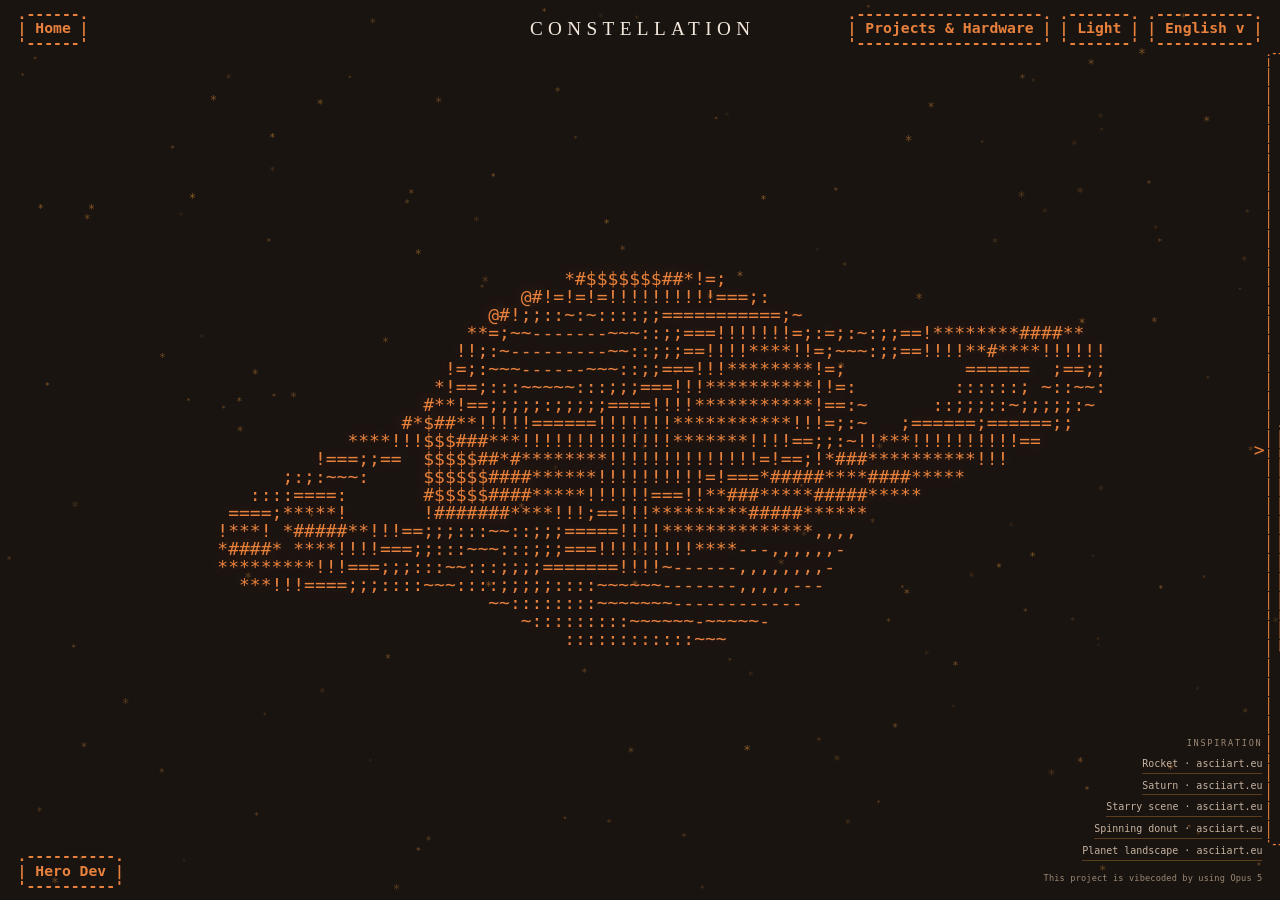
<file: index.html>
<!DOCTYPE html>
<html lang="en" data-theme="dark">
<head>
<meta charset="utf-8">
<meta name="viewport" content="width=device-width, initial-scale=1">
<title>Hero Dev — Constellation</title>
<meta name="description" content="A map of everything Hero Dev is building.">
<meta name="theme-color" content="#1A1411">
<meta name="robots" content="noindex, nofollow">
<link rel="icon" href="data:image/svg+xml,<svg xmlns='http://www.w3.org/2000/svg' viewBox='0 0 32 32'><rect width='32' height='32' rx='9' fill='%2343301F'/><path d='M10 9v14M22 9v14M10 16h12' stroke='%23F6A03D' stroke-width='3.4' stroke-linecap='round'/></svg>">
<link rel="stylesheet" href="assets/css/styles.css?v=202610221600">
</head>
<!-- The airlock is the face the page opens on, so the markup says so: without
     it the first paint is the map, and the switch to the airlock then plays as a
     slide the moment the script runs. `boot` holds the crossing animation off
     until the first frame has been painted. -->
<body class="on-saturn boot">

<!-- Two faces of one page: the airlock, where the planet turns, and the map of
     everything. The frame around them is shared - the switch between the faces,
     the signature, the language and the theme - so crossing over swaps the
     middle and leaves the edges where they were. -->
<!-- The sky is the page's own ground, not the airlock's: it lies behind both
     faces and stays where it is while they cross over it. -->
<div class="gate-stars" id="gateStars" aria-hidden="true"></div>

<div class="gate" id="gate">
  <pre class="gate-saturn" id="saturn" aria-hidden="true"></pre>
  <!-- Credits for the ASCII the airlock is drawn from. Inside the airlock, so
       they cross with it instead of blinking on and off at either end. -->
  <div class="gate-insp">
    <span class="gate-insp-label" data-i18n="inspiration"></span>
    <a href="https://www.asciiart.eu/art/9b7a16c065fdb471" target="_blank" rel="noopener">Rocket &middot; asciiart.eu</a>
    <a href="https://www.asciiart.eu/art/3d2c57ac05fc41f1" target="_blank" rel="noopener">Saturn &middot; asciiart.eu</a>
    <a href="https://www.asciiart.eu/art/1334a22eb3c2f5d9" target="_blank" rel="noopener">Starry scene &middot; asciiart.eu</a>
    <a href="https://www.asciiart.eu/animations/ascii-spinning-donut" target="_blank" rel="noopener">Spinning donut &middot; asciiart.eu</a>
    <a href="https://www.asciiart.eu/art/1cc11043b809bcf7" target="_blank" rel="noopener">Planet landscape &middot; asciiart.eu</a>
    <p class="gate-insp-note" data-i18n="vibecoded"></p>
  </div>
</div>

<header class="topbar">
  <!-- Every way across the page stands together up here. On a phone that is three
       of them: the machines are a page of their own down there, so the projects
       take a pill of their own beside it. Both are off on a wide screen - there
       the one Projects & Hardware pill on the right does the work. -->
  <nav class="topbar-left">
    <button class="pill" id="viewBtn" type="button" aria-pressed="false" data-i18n="home" data-box></button>
    <button class="pill" id="projBtn" type="button" data-i18n="projects" data-box></button>
    <button class="pill" id="hwBtn" type="button" aria-expanded="false" aria-controls="devices"
            data-i18n="hardware" data-box></button>
  </nav>
  <!-- The site's name, tracked wide like the label on an astronomical plate and
       centred over the whole bar. The map has its own Constellation on the outer
       ring, so this shows with the airlock. -->
  <div class="gate-top" lang="en">Constellation</div>
  <!-- The language holds the right-hand corner and the theme stands one in from
       it: the menu hangs off the corner it is hinged on, so the box it drops from
       is the one at the end of the row. -->
  <div class="topbar-right">
    <button class="pill" id="devBtn" type="button" aria-expanded="false" aria-controls="devices"
            data-i18n="projectsHardware" data-box></button>
    <button class="pill theme-btn" type="button" data-theme-toggle
            aria-label="Switch between light and dark" data-box></button>
    <div class="lang-pick" data-site-lang>
      <button class="pill lang-btn" type="button" aria-haspopup="listbox" aria-expanded="false" data-box></button>
      <ul class="lang-menu" role="listbox" hidden>
        <li role="option" data-lang="en" tabindex="-1">English</li>
        <li role="option" data-lang="tr" tabindex="-1">T&uuml;rk&ccedil;e</li>
        <li role="option" data-lang="pl" tabindex="-1">Polski</li>
        <li role="option" data-lang="de" tabindex="-1">Deutsch</li>
      </ul>
    </div>
  </div>
</header>

<main class="wrap" id="constellation">
  <!-- The stage takes whatever height is left over, and the map fits itself into
       it - that is what keeps the page off the scrollbar on any screen. Both the
       map and the list below are built from the same data in app.js, so there is
       one place to add a repository. -->
  <div class="stage">
    <div class="map" id="map">
      <pre class="map-lines" id="mapLines" aria-hidden="true"></pre>
      <pre class="map-lines map-groups" id="mapGroups" aria-hidden="true"></pre>
      <div class="map-nodes" id="mapNodes"></div>
    </div>

    <!-- Narrow screens: the same tree, stacked. Scrolls inside the stage rather
         than taking the whole page with it. -->
    <div class="list" id="list"></div>

    <!-- The machines and how they reach each other, right-hand column. -->
    <aside class="devices" id="devices" hidden aria-label="Hardware"></aside>
  </div>

</main>

<!-- The side of the screen is the way across. The arrow is what says so: it
     stands on the edge you can press, between the switch above it and the
     credits below, and only the one pointing somewhere is up. -->
<button class="edge edge-right" id="edgeRight" type="button" data-i18n-label="projectsHardware">&gt;</button>
<button class="edge edge-left" id="edgeLeft" type="button" data-i18n-label="home">&lt;</button>

<!-- The signature holds the bottom-left of both faces, and it is the way to the
     owner's own page - the same address the hub in the middle of the map opens. -->
<div class="signature">
  <h1 class="gate-mark"><a href="https://github.com/hero-999-dev" target="_blank"
     rel="noopener" data-box="Hero Dev"></a></h1>
</div>

<!-- The CV holds the bottom-right corner of the projects' face, the way the
     signature holds the bottom-left: it opens the CVs in a viewer of their own. -->
<div class="cv-corner">
  <button class="pill" id="cvBtn" type="button" data-box="CV" aria-label="CV"></button>
</div>

<script src="assets/js/details.js?v=202610221600"></script>
<script src="assets/js/app.js?v=202610221600"></script>
</body>
</html>
</file>
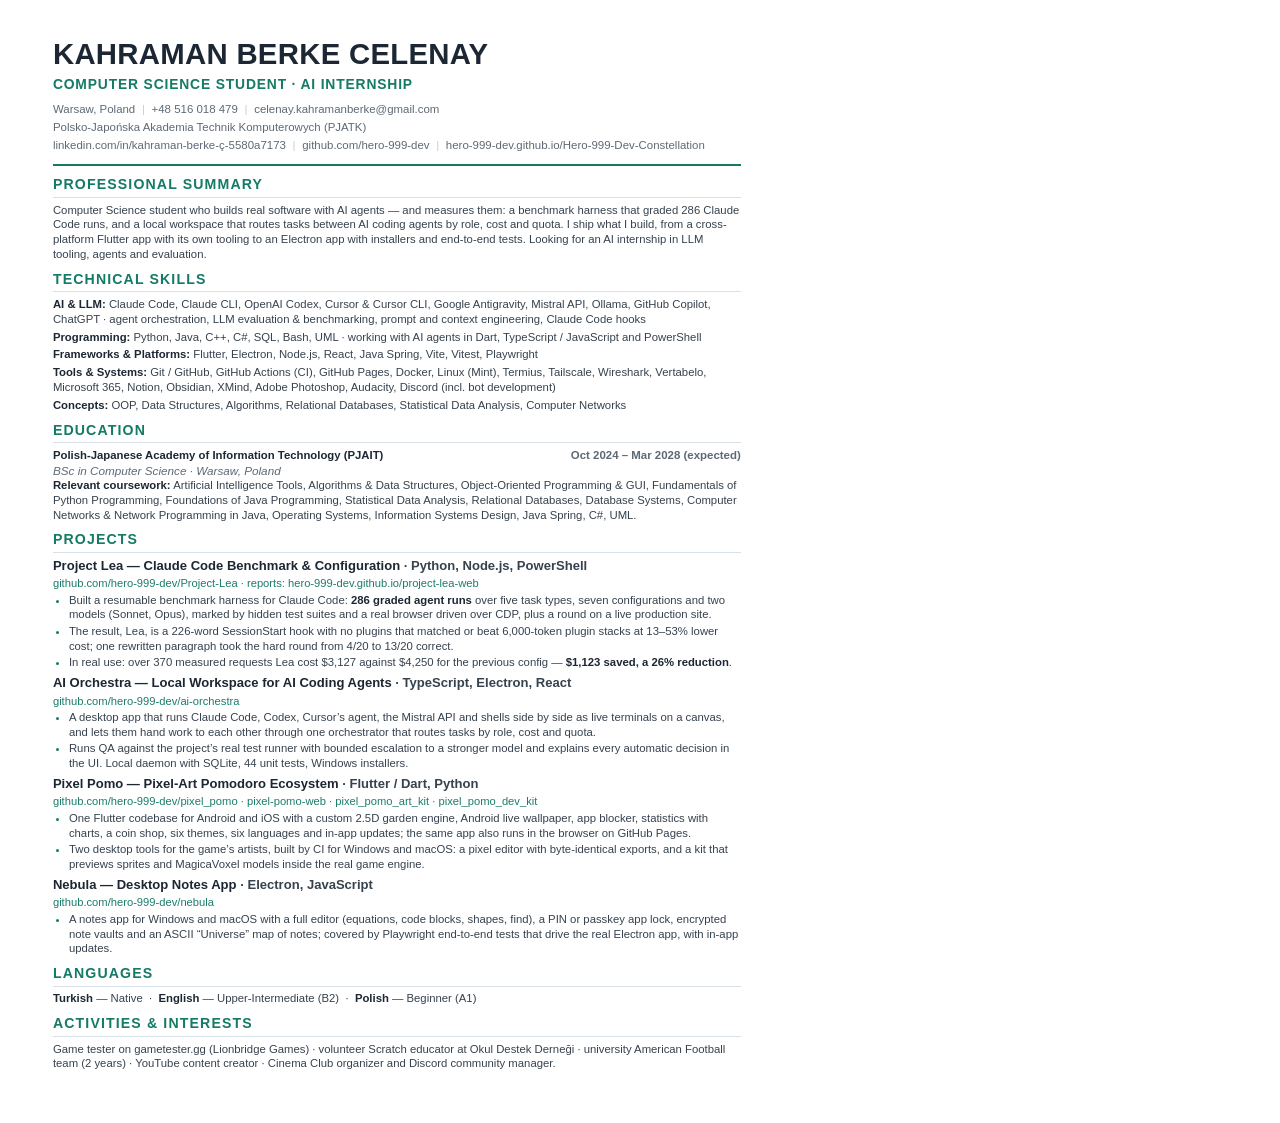
<file: assets/cv/source/Celenay_CV_AI_Internship.html>
<!DOCTYPE html>
<html lang="en">
<head>
<meta charset="utf-8">
<title>Kahraman Berke Celenay — CV (AI Internship)</title>
<style>
  @page { size: A4; margin: 0; }
  * { box-sizing: border-box; }
  body {
    margin: 0; font-family: "Liberation Sans", Arial, Helvetica, sans-serif;
    color: #36424e; font-size: 8.5pt; line-height: 1.3;
    -webkit-print-color-adjust: exact; print-color-adjust: exact;
  }
  .page { width: 210mm; height: 297mm; overflow: hidden; padding: 10mm 14mm 13mm; }
  h1 { margin: 0; font-size: 22pt; letter-spacing: .01em; color: #1c2733; font-weight: 700; line-height: 1.1; }
  .role { margin: 4pt 0 6pt; color: #157a66; font-weight: 700; font-size: 10.4pt; letter-spacing: .06em; }
  .contact { color: #5e6975; font-size: 8.6pt; line-height: 1.55; }
  .contact .sep { color: #c6cfd8; margin: 0 5pt; }
  .head { border-bottom: 2.2pt solid #157a66; padding-bottom: 7pt; margin-bottom: 7pt; }
  h2 {
    margin: 6pt 0 3.5pt; padding-bottom: 2.5pt; border-bottom: .8pt solid #d9e1e8;
    color: #157a66; font-size: 10.6pt; letter-spacing: .08em; font-weight: 700;
  }
  p { margin: 0 0 3pt; }
  .skills p { margin: 0 0 2.4pt; }
  b { color: #1c2733; }
  .row { display: flex; justify-content: space-between; align-items: baseline; }
  .date { color: #5e6975; font-weight: 700; font-size: 8.6pt; white-space: nowrap; }
  .sub { font-style: italic; color: #5e6975; font-size: 8.8pt; }
  .proj { margin: 0 0 4pt; }
  .proj .t { color: #1c2733; font-weight: 700; font-size: 9.8pt; }
  .proj .t span { font-weight: 700; color: #36424e; }
  .proj .l { color: #1b7d6a; font-size: 8.4pt; margin: 1pt 0 1.5pt; }
  ul { margin: 1pt 0 0; padding-left: 12pt; }
  li { margin: 0 0 1.4pt; }
  li::marker { color: #157a66; }
</style>
</head>
<body>
<div class="page">
  <div class="head">
    <h1>KAHRAMAN BERKE CELENAY</h1>
    <div class="role">COMPUTER SCIENCE STUDENT · AI INTERNSHIP</div>
    <div class="contact">
      Warsaw, Poland<span class="sep">|</span>+48 516 018 479<span class="sep">|</span>celenay.kahramanberke@gmail.com<br>
      Polsko-Japońska Akademia Technik Komputerowych (PJATK)<br>
      linkedin.com/in/kahraman-berke-ç-5580a7173<span class="sep">|</span>github.com/hero-999-dev<span class="sep">|</span>hero-999-dev.github.io/Hero-999-Dev-Constellation
    </div>
  </div>

  <h2>PROFESSIONAL SUMMARY</h2>
  <p>Computer Science student who builds real software with AI agents — and measures them: a benchmark harness that graded 286 Claude Code runs,
  and a local workspace that routes tasks between AI coding agents by role, cost and quota. I ship what I build, from a cross-platform Flutter app with its
  own tooling to an Electron app with installers and end-to-end tests. Looking for an AI internship in LLM tooling, agents and evaluation.</p>

  <h2>TECHNICAL SKILLS</h2>
  <div class="skills">
    <p><b>AI &amp; LLM:</b> Claude Code, Claude CLI, OpenAI Codex, Cursor &amp; Cursor CLI, Google Antigravity, Mistral API, Ollama, GitHub Copilot, ChatGPT ·
    agent orchestration, LLM evaluation &amp; benchmarking, prompt and context engineering, Claude Code hooks</p>
    <p><b>Programming:</b> Python, Java, C++, C#, SQL, Bash, UML · working with AI agents in Dart, TypeScript / JavaScript and PowerShell</p>
    <p><b>Frameworks &amp; Platforms:</b> Flutter, Electron, Node.js, React, Java Spring, Vite, Vitest, Playwright</p>
    <p><b>Tools &amp; Systems:</b> Git / GitHub, GitHub Actions (CI), GitHub Pages, Docker, Linux (Mint), Termius, Tailscale, Wireshark, Vertabelo, Microsoft 365,
    Notion, Obsidian, XMind, Adobe Photoshop, Audacity, Discord (incl. bot development)</p>
    <p><b>Concepts:</b> OOP, Data Structures, Algorithms, Relational Databases, Statistical Data Analysis, Computer Networks</p>
  </div>

  <h2>EDUCATION</h2>
  <div class="row"><b>Polish-Japanese Academy of Information Technology (PJAIT)</b><span class="date">Oct 2024 – Mar 2028 (expected)</span></div>
  <div class="sub">BSc in Computer Science · Warsaw, Poland</div>
  <p><b>Relevant coursework:</b> Artificial Intelligence Tools, Algorithms &amp; Data Structures, Object-Oriented Programming &amp; GUI, Fundamentals of Python
  Programming, Foundations of Java Programming, Statistical Data Analysis, Relational Databases, Database Systems, Computer Networks &amp; Network
  Programming in Java, Operating Systems, Information Systems Design, Java Spring, C#, UML.</p>

  <h2>PROJECTS</h2>
  <div class="proj">
    <div class="t">Project Lea — Claude Code Benchmark &amp; Configuration <span>· Python, Node.js, PowerShell</span></div>
    <div class="l">github.com/hero-999-dev/Project-Lea · reports: hero-999-dev.github.io/project-lea-web</div>
    <ul>
      <li>Built a resumable benchmark harness for Claude Code: <b>286 graded agent runs</b> over five task types, seven configurations and two models (Sonnet, Opus),
      marked by hidden test suites and a real browser driven over CDP, plus a round on a live production site.</li>
      <li>The result, Lea, is a 226-word SessionStart hook with no plugins that matched or beat 6,000-token plugin stacks at 13–53% lower cost; one rewritten paragraph took the hard round from 4/20 to 13/20 correct.</li>
      <li>In real use: over 370 measured requests Lea cost $3,127 against $4,250 for the previous config — <b>$1,123 saved, a 26% reduction</b>.</li>
    </ul>
  </div>
  <div class="proj">
    <div class="t">AI Orchestra — Local Workspace for AI Coding Agents <span>· TypeScript, Electron, React</span></div>
    <div class="l">github.com/hero-999-dev/ai-orchestra</div>
    <ul>
      <li>A desktop app that runs Claude Code, Codex, Cursor’s agent, the Mistral API and shells side by side as live terminals on a canvas, and lets them hand
      work to each other through one orchestrator that routes tasks by role, cost and quota.</li>
      <li>Runs QA against the project’s real test runner with bounded escalation to a stronger model and explains every
      automatic decision in the UI. Local daemon with SQLite, 44 unit tests, Windows installers.</li>
    </ul>
  </div>
  <div class="proj">
    <div class="t">Pixel Pomo — Pixel-Art Pomodoro Ecosystem <span>· Flutter / Dart, Python</span></div>
    <div class="l">github.com/hero-999-dev/pixel_pomo · pixel-pomo-web · pixel_pomo_art_kit · pixel_pomo_dev_kit</div>
    <ul>
      <li>One Flutter codebase for Android and iOS with a custom 2.5D garden engine, Android live wallpaper, app blocker, statistics with charts, a coin shop,
      six themes, six languages and in-app updates; the same app also runs in the browser on GitHub Pages.</li>
      <li>Two desktop tools for the game’s artists, built by CI for Windows and macOS: a pixel editor with byte-identical exports, and a kit that
      previews sprites and MagicaVoxel models inside the real game engine.</li>
    </ul>
  </div>
  <div class="proj">
    <div class="t">Nebula — Desktop Notes App <span>· Electron, JavaScript</span></div>
    <div class="l">github.com/hero-999-dev/nebula</div>
    <ul>
      <li>A notes app for Windows and macOS with a full editor (equations, code blocks, shapes, find), a PIN or passkey app lock, encrypted note vaults and
      an ASCII “Universe” map of notes; covered by Playwright end-to-end tests that drive the real Electron app, with in-app updates.</li>
    </ul>
  </div>

  <h2>LANGUAGES</h2>
  <p><b>Turkish</b> — Native &nbsp;·&nbsp; <b>English</b> — Upper-Intermediate (B2) &nbsp;·&nbsp; <b>Polish</b> — Beginner (A1)</p>

  <h2>ACTIVITIES &amp; INTERESTS</h2>
  <p>Game tester on gametester.gg (Lionbridge Games) · volunteer Scratch educator at Okul Destek Derneği · university American Football team (2 years) ·
  YouTube content creator · Cinema Club organizer and Discord community manager.</p>
</div>
</body>
</html>
</file>
<file: assets/css/styles.css>
/* ============================================================
   Hero Dev — Constellation
   Palette taken from warsaw-cat-sitting, values unchanged: cream,
   sand, amber, orange, terracotta, brown. Dark theme under
   [data-theme="dark"].
   ============================================================ */

:root{
  --bar-h: 58px;
  color-scheme: light;

  /* surfaces */
  --cream:      #FFFBF4;
  --cream-2:    #FDF4E6;
  --sand:       #F8E8D0;
  --sand-deep:  #F0D7B4;

  /* warm light */
  --amber:      #F6A03D;
  --amber-soft: #FFC978;
  --orange:     #E8813C;
  --terra:      #AE5228;

  /* brown */
  --brown:      #43301F;
  --brown-mid:  #6E523A;
  --brown-soft: #9C8368;

  --radius:     26px;
  --radius-sm:  16px;
  --radius-pill:999px;

  --shadow-sm:  0 2px 10px rgba(122, 84, 48, .07);
  --shadow:     0 14px 34px -14px rgba(122, 84, 48, .28);
  --shadow-lg:  0 30px 60px -24px rgba(122, 84, 48, .36);

  --ease:       cubic-bezier(.22,.9,.28,1);

  /* One face for the whole page. Palatino is the softer of the serifs every
     system already has - rounder and lighter on the page than Georgia, which
     read heavy at these sizes. Georgia stays as the fallback. No font files
     ship with the constellation. */
  --font-head:  "Palatino Linotype", Palatino, "Book Antiqua", Georgia, serif;
  --font-body:  var(--font-head);
  /* Named faces before the generics, and every one of them chosen for covering
     Latin Extended - the boxes on this page are drawn character by character, so
     ONE glyph coming from a fallback face is one cell of a different width, and
     the frame steps sideways from there down. That is what the Turkish and
     Polish pages looked like on a phone whose `ui-monospace` stops at ASCII. */
  --font-mono:  "Cascadia Mono", Consolas, "SF Mono", "SFMono-Regular", Menlo,
                "Noto Sans Mono", "Roboto Mono", "Droid Sans Mono", "DejaVu Sans Mono",
                "Liberation Mono", ui-monospace, monospace;

  --line:        rgba(201,102,58,.13);
  --line-strong: rgba(201,102,58,.26);
  --line-accent: rgba(246,160,61,.38);
  --grad-warm:   #FFF7E9;
  --glass:       rgba(255,255,255,.6);
  --header-bg:   rgba(238,218,182,.78);
  /* One ground under both faces of the page, and a warm one: blue pulled out of
     it and the brightness down, so the light half is a lamp rather than a
     window. The filter over the top of everything does the rest - see
     body::after. */
  --ground:      #EEDAB6;
  /* One size for every control in the corners, the signature included, and it
     grows a little with the window rather than holding one pixel size. */
  /* How much bigger than a 1920x1080 screen this one is - a length, one pixel
     at that size. Every size on the page that stops at a ceiling stops at that
     ceiling times this once the screen is past it, and never sooner: below
     1080p it is under a pixel and the max() it sits in leaves the size alone.
     Without it a big monitor, or a page zoomed out, held every box at its
     ceiling while the frames round them stretched to the window - a column of
     small cards stood in the middle of an empty frame. */
  --u: min(100vw / 1920, 100dvh / 1080);
  --chrome-font: max(clamp(.82rem, .2vw + .76rem, .98rem), calc(var(--u) * 15.7));
  /* How close the four corner blocks sit to the edges. */
  --corner:      max(clamp(.6rem, 1.4vw, 1.1rem), calc(var(--u) * 17.6));

  /* Ink: one solid colour for every stroke, and the fade lives on the group that
     holds them - see .ink. Translucent strokes double up where they cross. */
  --ink-thin:   #C9663A;
  --ink-alpha:  .32;

  /* The colour every drawn box is inked in. A variable rather than a rule per
     theme: written as `[data-theme="dark"] .pill` it outweighed `.pill:hover`,
     and nothing in the dark half answered the pointer. */
  --box-ink:    var(--terra);
}

:root[data-theme="dark"]{
  color-scheme: dark;

  --cream:      #1A1411;
  --cream-2:    #241C17;
  --sand:       #32261F;
  --sand-deep:  #453428;

  --amber:      #F6A03D;
  --amber-soft: #FFC978;
  --orange:     #E8813C;
  --terra:      #F2A468;

  --brown:      #F4E9DC;
  --brown-mid:  #C6B3A0;
  --brown-soft: #9B8873;

  --shadow-sm:  0 2px 10px rgba(0,0,0,.32);
  --shadow:     0 14px 34px -14px rgba(0,0,0,.6);
  --shadow-lg:  0 30px 60px -24px rgba(0,0,0,.72);

  --line:        rgba(246,160,61,.17);
  --line-strong: rgba(246,160,61,.3);
  --line-accent: rgba(246,160,61,.42);
  --grad-warm:   #33271F;
  --glass:       rgba(255,255,255,.055);
  --header-bg:   rgba(26,20,17,.84);
  --ground:      #1A1411;

  --ink-thin:   #F6A03D;
  --ink-alpha:  .34;

  --box-ink:    var(--orange);
}

/* Black and white: the same page in greys. Each is the dark or the light theme
   with its palette swapped, so every rule written for those two holds here too -
   the names (amber, orange, terra, brown) keep their jobs and lose their colour.
   The box ink and the hover sit a clear step apart, so a box still answers the
   pointer. */
:root[data-mono][data-theme="dark"]{
  --cream:      #000000;
  --cream-2:    #0D0D0D;
  --sand:       #1A1A1A;
  --sand-deep:  #2B2B2B;
  --amber:      #FFFFFF;
  --amber-soft: #FFFFFF;
  --orange:     #CFCFCF;
  --terra:      #E6E6E6;
  --brown:      #FFFFFF;
  --brown-mid:  #BDBDBD;
  --brown-soft: #8C8C8C;
  --line:        rgba(255,255,255,.16);
  --line-strong: rgba(255,255,255,.3);
  --line-accent: rgba(255,255,255,.42);
  --grad-warm:   #141414;
  --header-bg:   rgba(0,0,0,.84);
  --ground:      #000000;
  --ink-thin:   #FFFFFF;
  --halo:       rgba(255,255,255,.16);
}
:root[data-mono][data-theme="light"]{
  --cream:      #FFFFFF;
  --cream-2:    #F5F5F5;
  --sand:       #EBEBEB;
  --sand-deep:  #DCDCDC;
  --amber:      #7A7A7A;
  --amber-soft: #9E9E9E;
  --orange:     #3D3D3D;
  --terra:      #1F1F1F;
  --brown:      #000000;
  --brown-mid:  #3D3D3D;
  --brown-soft: #6E6E6E;
  --shadow-sm:  0 2px 10px rgba(0,0,0,.07);
  --shadow:     0 14px 34px -14px rgba(0,0,0,.24);
  --shadow-lg:  0 30px 60px -24px rgba(0,0,0,.3);
  --line:        rgba(0,0,0,.13);
  --line-strong: rgba(0,0,0,.26);
  --line-accent: rgba(0,0,0,.38);
  --grad-warm:   #FAFAFA;
  --header-bg:   rgba(255,255,255,.8);
  --ground:      #FFFFFF;
  --ink-thin:   #1F1F1F;
  --halo:       rgba(0,0,0,.12);
}
/* The glow round the sky's ASCII is a colour of its own rather than a palette
   one, so in grey it is set here. */
:root[data-mono] .edge, :root[data-mono] .gate-saturn,
:root[data-mono] .gate-rocket, :root[data-mono] .gate-shot,
:root[data-mono][data-theme] .edge, :root[data-mono][data-theme] .gate-saturn,
:root[data-mono][data-theme] .gate-rocket, :root[data-mono][data-theme] .gate-shot{
  text-shadow:0 0 16px var(--halo);
}

*,*::before,*::after{ box-sizing:border-box; }

body{
  margin:0;
  /* The page is a fixed frame: header, a strip of text, then the map takes the
     rest. Nothing scrolls the document itself - see .stage. dvh rather than vh
     so a phone's collapsing address bar does not push the map out of view. */
  height:100dvh;
  overflow:hidden;
  display:flex;
  flex-direction:column;
  font-family:var(--font-body);
  font-size:17px;
  line-height:1.6;
  color:var(--brown);
  /* Flat, and the same colour the airlock stands on. The warm radial washes that
     used to sit here belonged to a page with its own ground; with one ground for
     both faces they only made the map's half a different room. */
  background:var(--ground);
  -webkit-font-smoothing:antialiased;
}

/* A warm filter laid over the whole page in light - the f.lux idea, done as a
   sheet of amber multiplied over everything rather than as a colour picked for
   each thing. It takes the blue out of the ground, the ink and the type at once
   and pulls the brightness down with it, which is what makes a bright screen
   easy to sit in front of. Dark is already a dim warm room and gets none of it.
   It takes no clicks, so nothing underneath notices it is there. */
body::after{
  content:"";
  position:fixed; inset:0; z-index:9999;
  pointer-events:none;
  background:#FF7A24;
  opacity:.085;
  mix-blend-mode:multiply;
}
:root[data-theme="dark"] body::after, :root[data-mono] body::after{ display:none; }

h1,h2,h3{ font-family:var(--font-head); font-weight:500; line-height:1.2; margin:0; letter-spacing:0; }
p{ margin:0 0 1em; }
a{ color:inherit; text-decoration:none; }

.sr-only{
  position:absolute; width:1px; height:1px; padding:0; margin:-1px;
  overflow:hidden; clip:rect(0 0 0 0); white-space:nowrap; border:0;
}

:focus-visible{ outline:3px solid var(--amber); outline-offset:3px; border-radius:6px; }

/* ------------------------------------------------------------ gate */

/* The airlock is now one of the page's two faces rather than a door in front of
   it: nothing but the starfield and the planet. The chrome around it - the switch
   to the map, the signature, the language and the theme - belongs to the page
   and is shared, so it sits under that chrome rather than over it. */
/* The two faces slide past each other rather than swapping in place: the sky
   waits off the left edge and comes in from there, the map leaves to the right.
   Both stay laid out the whole time - display:none has nothing to animate from,
   and the map would have to measure itself again every crossing - so `inert`,
   set by showView(), is what puts the face that has left out of reach. */
.gate{
  position:fixed; inset:0; z-index:1; overflow:hidden;
  transform:translateX(-100%);
  transition:transform .56s var(--ease);
}
body.on-saturn .gate{ transform:translateX(0); }
body.on-saturn .wrap{ transform:translateX(100%); }
/* The first paint is a position, not a move: the class comes off after a frame
   and the crossing is live from then on. */
body.boot .gate, body.boot .wrap{ transition:none; }
/* A strip down each side of the window that crosses to the other face, with an
   arrow standing in it to say so. It runs from under the switch to just over
   the credits, and only the one pointing at the face you are not on is up. */
.edge{
  position:fixed; z-index:22;
  /* The same inset top and bottom, so the arrow sits on the middle of the
     window rather than the middle of what is left over. It is the larger of the
     two clearances, which is the one that has to hold: under the switch up top,
     over the credits down in the corner. */
  --edge-inset:max(calc(var(--bar-h) + .7rem), calc(var(--corner) + var(--insp-h, 5.6rem) + .7rem));
  top:var(--edge-inset); bottom:var(--edge-inset);
  width:2.6rem;
  display:grid; place-items:center;
  padding:0; border:0; background:none;
  /* The planet's own ink, weight and halo, at the planet's own size - it is the
     same sky. Nothing dimmed: a faded 700 read as neither. */
  font-family:var(--font-mono); font-weight:400;
  font-size:max(clamp(8px, 1.75vw, 18px), calc(var(--u) * 18)); line-height:1;
  color:var(--box-ink); text-shadow:0 0 14px rgba(122,84,48,.22);
  cursor:pointer;
  transition:color .18s var(--ease);
}
/* The halo only - the ink is the variable above, so the hover below still wins. */
:root[data-theme="dark"] .edge{ text-shadow:0 0 16px rgba(232,129,60,.3); }
.edge:hover, .edge:focus-visible{ color:var(--amber); }
.edge-right{ right:0; }
.edge-left{ left:0; }
body.on-saturn .edge-left{ display:none; }
body:not(.on-saturn) .edge-right{ display:none; }
/* No room for a strip beside the column on a phone, and nothing sideways to point
   at either: below the list's own breakpoint the faces cross vertically and every
   way across stands in the bar. */
@media (max-width: 860px){ .edge{ display:none; } }

/* The signature: the same identity the airlock used to wear in its top-left,
   holding the bottom-left of both faces now. */
.signature{
  /* As far off the bottom edge as the row of controls is off the top one, so
     the two corners mirror each other - and the map's frame, which stands half
     a cell clear of both, comes out the same height as the hardware panel's. */
  position:fixed; left:var(--corner); bottom:.42rem; z-index:21;
  display:flex; align-items:center; pointer-events:none;
}
/* Credits in the machine's own voice - a monospace log, quiet until hovered.
   Parked in the bottom-right corner, opposite the signature, and set from one
   font-size that tracks the window - everything inside is in em, so the whole
   block keeps its proportions instead of holding one pixel size on every screen.
   They credit the ASCII the airlock is drawn from, so they are shown with it;
   the map's right-hand side belongs to the hardware rail. */
/* Lifted by half a line of the corner type: the signature opposite is a drawn
   box whose word is the MIDDLE of three rows, so with the two bottom edges level
   the word sat a line above the credits' last line - and lifted the whole line,
   the credits then sat above the box's bottom rule. Half is where the last line
   of the credits reads level with the rule the signature stands on. */
.gate-insp{
  position:absolute; right:var(--corner); bottom:calc(.42rem + var(--chrome-font) * .5); z-index:21;
  display:flex; flex-direction:column; align-items:flex-end; text-align:right;
  font-size:max(clamp(9px, .78vw, 13px), calc(var(--u) * 13)); gap:.4em;
}
.gate-insp-label{
  font-family:var(--font-mono); font-size:.86em; letter-spacing:.2em;
  text-transform:uppercase; color:var(--brown-soft); margin-bottom:.1em;
}
.gate-insp a{
  font-family:var(--font-mono); font-size:1em; color:var(--brown-mid);
  text-decoration:none; border-bottom:1px solid var(--line-strong); padding-bottom:1px;
  transition:color .18s var(--ease), border-color .18s var(--ease);
}
/* Amber under the pointer, the way every other thing you can press on this page
   answers - the credits were the one place that lit a different colour. */
.gate-insp a:hover{ color:var(--amber); border-color:var(--amber); }
/* The credit line under the log - quieter than the links, and not one of them. */
.gate-insp-note{
  margin:.8em 0 0; font-family:var(--font-mono); font-size:.86em;
  color:var(--brown-soft); letter-spacing:.02em;
}
/* The signature: a 3D Saturn drawn character by character in app.js, turned like
   the spinning-donut demo. Laid over the whole gate, anchored right, behind the
   column - big enough to run off the right edge and reach back past the middle. */
.gate-saturn{
  position:absolute; z-index:1; pointer-events:none; margin:0;
  top:50%; left:50%; transform:translate(-50%, -50%);
  font-family:var(--font-mono);
  /* Set from the window's width, but never taller than the window can hold: the
     planet is thirty rows, so at a zoomed-in size - where the page has plenty of
     width in CSS pixels and very little height - it grew until it reached up
     into the row of controls. The second term is what thirty rows may be if they
     are to leave the bar and the corners their own room. */
  font-size:max(clamp(8px, min(1.75vw, calc((100dvh - 6rem) / 30)), 18px), calc(var(--u) * 18)); line-height:1;
  white-space:pre; user-select:none;
  /* Light: browner ink on the cream, a soft brown halo. Dark below keeps the
     amber glow so the planet still burns against the black. */
  color:var(--terra); text-shadow:0 0 14px rgba(122,84,48,.22);
}
:root[data-theme="dark"] .gate-saturn{ color:var(--orange); text-shadow:0 0 16px rgba(232,129,60,.3); }
/* The rocket drifts behind everything, at the stars' own weight - in from one
   edge and out at another, then away for a while before it shows up elsewhere. */
.gate-rocket{
  position:absolute; top:0; left:0; margin:0;
  /* The planet's ink and halo - it came off the same wall of ASCII - at a size
     that reads as something crossing the sky rather than a second Saturn. Bold,
     because at this size a 400 weight is a fainter thing than the planet's own
     glyphs at eighteen pixels. */
  font-family:var(--font-mono); font-size:max(clamp(5px, .8vw, 9px), calc(var(--u) * 9)); line-height:1;
  font-weight:700;
  white-space:pre; user-select:none; pointer-events:none;
  color:var(--terra); text-shadow:0 0 14px rgba(122,84,48,.22);
  opacity:0; transition:opacity 2.4s var(--ease);
}
:root[data-theme="dark"] .gate-rocket{ color:var(--orange); text-shadow:0 0 16px rgba(232,129,60,.3); }
/* A scatter of faint asterisks behind everything - the deep-space ground the
   planet turns against. Filled in app.js so the count and spread stay in one
   place; each star sets its own position, size and dimness. */
/* Behind both faces and fixed to the window, so the sky holds still while they
   cross it - and the shooting stars keep falling whichever face is up. */
.gate-stars{ position:fixed; inset:0; z-index:0; overflow:hidden; pointer-events:none; }
.gate-star{
  position:absolute; font-family:var(--font-mono); line-height:1;
  /* The same ink as the planet in front of them - one sky, one colour. Each
     star's own opacity is what holds them back behind it. */
  color:var(--terra); user-select:none; transform:translate(-50%, -50%);
}
:root[data-theme="dark"] .gate-star{ color:var(--amber); }
/* A shooting star, drawn on its own character grid over the whole sky and
   stepped a frame at a time by app.js. It wears the planet's type, size, ink and
   halo exactly, so the streak reads as the same hand drawing both - the ramp's
   own faint glyphs are what hold the tail back, not a lighter colour. */
.gate-shot{
  position:absolute; inset:0; margin:0;
  font-family:var(--font-mono); font-size:max(clamp(8px, 1.75vw, 18px), calc(var(--u) * 18)); line-height:1;
  white-space:pre; user-select:none; pointer-events:none;
  color:var(--terra); text-shadow:0 0 14px rgba(122,84,48,.22);
}
:root[data-theme="dark"] .gate-shot{ color:var(--orange); text-shadow:0 0 16px rgba(232,129,60,.3); }
/* Narrow: the planet shrinks and dims so the chrome over it stays legible - far
   off and faint, which is the whole picture on a phone. The two corner blocks
   keep their corners: at the size they are set from, the signature on the left
   and the credits on the right take about two thirds of the width between them. */
@media (max-width: 860px){
  /* Small enough that the whole planet is on the screen with sky around it. The
     block is 98 characters across, so at a phone's width the size has to come
     down to about a third of the map's - set any larger and the rings run off
     both edges, which reads as a planet you are standing on rather than one far
     off. Bold, because a 400 weight at six pixels is half a glyph. */
  /* The same height bound as above. On a phone the width is what decides - a
     360px screen is 800 tall, and thirty rows of it are nowhere near that - so
     this changes nothing there; it is a short window that it holds back. */
  .gate-saturn{ left:50%; transform:translate(-50%, -50%); opacity:.38;
                font-size:clamp(5px, min(1.7vw, calc((100dvh - 5.5rem) / 30)), 9px);
                font-weight:700; }
  /* No halo on the phone. A 16px glow around a six-pixel character is wider than
     the character, so in dark the rows ran into each other and the planet came
     out as a smudge - the light half stayed crisp because its shadow is fainter
     and its ink sits harder on the ground. Same picture in both now: the glyphs
     ordered in their rows, and the ink lifted to make up for the halo it lost. */
  :root[data-theme="dark"] .gate-saturn{ text-shadow:none; opacity:.54; }
  :root[data-mono][data-theme] .gate-saturn{ text-shadow:none; }
}
/* A short window - a laptop zoomed in, a phone on its side. Thirty rows of
   planet in the middle of the screen ran into the credits in the corner, so the
   planet takes the room to the left of them instead: sized to fit the width that
   leaves as well as the height, and centred in it. The credits come down a step
   with it. */
@media (max-height: 520px){
  .gate-insp{ font-size:8px; }
  .gate-saturn, :root[data-theme="dark"] .gate-saturn{
    left:calc(50% - 5.5rem);
    font-size:clamp(3px, min(1.75vw, calc((100dvh - 6rem) / 30), calc((100vw - 11rem) / 62)), 18px);
  }
}
/* The mark is one of the corner boxes; app.js draws it. It is a link to the
   owner's page, so the corner takes clicks again - the block around it does not,
   or its empty half would swallow them. */
.gate-mark{ margin:0; font-size:var(--chrome-font); }
.gate-mark a{ pointer-events:auto; cursor:pointer; transition:color .12s var(--ease); }
.gate-mark a:hover{ color:var(--amber); }
.gate-mark a:active{ filter:brightness(1.25); }

/* ------------------------------------------------------------ chrome */

.topbar{
  position:fixed; top:0; left:0; right:0; z-index:20;
  display:flex; align-items:center; justify-content:space-between; gap:1rem;
  padding:.42rem var(--corner);
  /* No band and no rule under it: both cut across the ring. The switch sits on
     the page itself. */
  background:none;
  border:0;
  pointer-events:none;
}
.topbar > *{ pointer-events:auto; position:relative; z-index:1; }
.topbar-left, .topbar-right{ display:flex; align-items:center; gap:.5rem; }
/* The two phone-only pills. On a wide screen the one pill on the right carries
   both the projects and the machines, and these would be a second way to say it. */
@media (min-width: 861px){ #projBtn, #hwBtn{ display:none; } }

/* The band and its rule live on a layer of their own so the mask below cannot
   take the switch with them. layoutRings() writes --ring-mask: a hole the shape
   of the outer ring, so the strip stops where the ring runs and stays put
   everywhere else. */
.topbar::before{
  content:"";
  position:absolute; inset:0;
  background:var(--header-bg);
  border:0;
  -webkit-mask-image:var(--ring-mask, none);
  mask-image:var(--ring-mask, none);
}
/* The band is cut to the map's outer ring. Over the airlock there is no ring to
   cut it to, and a strip across the sky is just a strip - so the controls stand
   on the starfield on their own. */
body.on-saturn .topbar::before{ display:none; }
/* Nor is there anything for it to do on a wide screen: nothing scrolls under the
   bar there - that is the phone's list - and the ring stops below it. What the
   strip did do was lie over the top of the hardware panel's name, which stands
   in the rule under the last box in the bar. */
@media (min-width: 861px){ .topbar::before{ display:none; } }
/* The name, tracked wide like the label on an astronomical plate, absolutely
   centred over the whole bar so it lines up between the two groups of controls.
   The trailing letter-space is padded back so the word stays optically centred.
   It shows with the airlock only: the map carries its own Constellation on the
   outer ring, in the same place. */
.topbar .gate-top{
  position:absolute; left:50%; top:50%; transform:translate(-50%, -50%);
  font-family:var(--font-head); font-weight:500;
  font-size:max(clamp(.82rem, 1.7vw, 1.2rem), calc(var(--u) * 19.2));
  letter-spacing:.28em; padding-left:.28em;
  text-transform:uppercase; white-space:nowrap;
  color:var(--brown); pointer-events:none;
}
body:not(.on-saturn) .topbar .gate-top{ display:none; }
/* Out of the way when the row has no room left for it - a window zoomed in, or
   a long language - rather than written across the buttons. fitBar() judges it. */
.topbar.no-title .gate-top{ visibility:hidden; }
/* The theme switch is a box like the others now; its word is Dark or Light. */



.wrap{
  flex:1; min-height:0;
  width:min(max(2200px, calc(var(--u) * 2200)), 100% - 2.5rem); margin-inline:auto;
  display:flex; flex-direction:column;
  padding:0;
  position:relative;
  transition:transform .56s var(--ease);
}

/* Every box on the page is the same object: characters on a grid, drawn in
   app.js, wearing the planet's own type and ink on the page's own ground. The
   frame IS the border - there is no CSS one, no radius and no shadow behind it. */
.ascii-box, .pill, .gate-mark, .node, .dev-card{
  font-family:var(--font-mono);
  /* Bold throughout - the cards, the machines, the controls in the corners and
     the mark: one hand, one weight. */
  font-weight:700;
  white-space:pre;
  line-height:1;
  letter-spacing:0;
  color:var(--box-ink);
  background:none;
  border:0;
  border-radius:0;
  box-shadow:none;
  padding:0;
}
/* Pressing anything says so: the same lift and lightening on every control, so
   the ones that do not latch still answer the click. */
/* The bar's own size. It is the corner size everywhere there is room for it;
   where there is not - a phone, where five drawn boxes have to hold one row in
   every language - fitBar() measures the row and writes a size that fits. */
.pill{ font-size:var(--pill-font, var(--chrome-font)); transition:filter .12s var(--ease), transform .12s var(--ease); }
.pill:active{ transform:translateY(1px); filter:brightness(1.25); }
.pill{ display:inline-block; cursor:pointer; }
.pill:hover{ color:var(--amber); }
/* No latched colour on the two face switches: which face you are looking at is
   the whole screen, and a button that changed colour to tell you so read as a
   toggle stuck down. The press feedback above is the answer they give. */

/* Whatever is left after the text. The map sizes itself to fit inside it, so
   the ring ends up close to the top and bottom edges of the screen. */
/* Rails either side, so the language panel and the device column always have
   room and the ring never has to share their space. fitMap() sizes the map from
   stage.clientWidth, which excludes this padding, so the map simply draws itself
   smaller. Below the map's own breakpoint there are no rails - the list takes
   the whole width. */
.stage{
  flex:1; min-height:0;
  display:flex; align-items:center; justify-content:center;
}
/* No rails by default - the map takes the window and the ring runs over the bar.
   Opening Hardware sets --rail-right, which pushes the map left to make room. */
.stage{ padding-left:0; padding-right:var(--rail-right, 0); }

/* ------------------------------------------------------------ map */

/* The map takes the whole stage less the rail - fitMap() in app.js writes the
   size - and sets everything inside it from one type size, --card-fs, which it
   also works out: the cards, the gaps between them and the cell the frames are
   drawn in all follow it, so the block of columns scales as one and always fits
   inside the outer frame without a scrollbar. */
.map{
  z-index:30;
  pointer-events:none;
  position:relative;
  height:100%; width:100%;
  --card-fs:12px;
}
/* The map's own grid: a rectangle round each group, its name written into the
   top edge, and the outer frame with the site's name and badges - all
   characters, drawn by paintMap(). */
.map-lines{
  position:absolute; inset:0; margin:0; overflow:hidden;
  font-family:var(--font-mono); font-size:calc(var(--card-fs) * .84); font-weight:700; line-height:1;
  white-space:pre; pointer-events:none; user-select:none;
  color:var(--terra);
}
:root[data-theme="dark"] .map-lines{ color:var(--orange); }
/* The band between the controls and the signature is the padding fitMap()
   writes; the block of columns is centred in what is left. */
.map-nodes{ position:absolute; inset:0; pointer-events:none;
            display:flex; align-items:center; justify-content:center; }
/* The phone's columns, side by side. Every length is in em of the card type, so
   it scales with the cards: the gaps hold a group frame's two-cell pad either
   side and still leave the frames a little air between them. */
.map-cols{ display:flex; align-items:flex-start; gap:3.4em; font-size:var(--card-fs); }
.map-col{ display:flex; flex-direction:column; gap:1em; }
/* A group is a frame round its cards: the margin is the pad it is drawn with
   plus room for the next frame's name, so two groups in one column stand clear
   of each other. */
.map-group{ display:flex; flex-direction:column; gap:.7em; margin:2em 0; }
.map-group:first-child{ margin-top:2em; }
.map-group:last-child{ margin-bottom:1.6em; }
/* The single repositories have no frame, so their first card's top rule is set
   level with the rule of the frames beside it: a group's first card stands 2em
   down, its frame's rule two cells (.84em each) above that and inked half a cell
   into its row, and a card's own rule half a line into its first. */
.map-single-first{ margin-top:.24em; }

/* A frame's name sits under its top line and its badges over its bottom one,
   both placed by paintMap(). The name is set the way the name over the airlock
   is - the plate-label serif, tracked wide - and the badges the way a card's
   badges are; both take the ink the boxes are drawn in. */
.ring-name, .ring-badge{
  position:absolute; z-index:2;
  transform:translate(-50%, -50%);
  line-height:1;
  white-space:nowrap; pointer-events:none;
}
/* A name is set and inked the way the name over the airlock is; the badges are
   a card's badges, so they keep the ink the boxes are drawn in. */
/* Engraved into its line: the ground travels with the name, so the dashes stop
   either side of it instead of running behind the letters. */
.ring-name{ color:var(--brown); background:var(--ground); padding:0 .55em; }
.ring-badge{ color:var(--terra); background:var(--ground); padding:0 .5em; }
:root[data-theme="dark"] .ring-badge{ color:var(--orange); }
.ring-name{
  font-family:var(--font-head); font-weight:500;
  letter-spacing:.28em; padding-left:.28em;
}
.ring-name-site{ font-size:max(clamp(.82rem, 1.7vw, 1.2rem), calc(var(--u) * 19.2)); }
.ring-name-group{ font-size:calc(var(--card-fs) * 1.1); }
.ring-badge{ font-family:var(--font-mono); font-size:max(clamp(.62rem, .9vw, .82rem), calc(var(--u) * 13.1)); }
/* The site's name is a link like every card is - the name itself, not a box
   round it: two positioned boxes would each take the centring transform. */
.ring-link{ pointer-events:auto; cursor:pointer; }
.ring-link:hover{ color:var(--amber); }

/* A card is a drawn box: app.js writes the frame and everything inside it, and
   all that is left here is how big a character is. The ground behind it is the
   page's own, so a group's frame never shows through the letters. */
.node{
  position:static;
  pointer-events:auto;
  user-select:none;
  -webkit-user-drag:none;
  font-size:var(--card-fs);
  background:var(--ground);
  transition:transform .2s var(--ease), color .2s var(--ease);
}
a.node:hover{ color:var(--amber); }



/* ------------------------------------------------------------ list (narrow) */

.list{ display:none; }
/* On narrow screens the list is what scrolls, not the document. */
@media (max-width: 860px){
  /* One column down the left. The swap has to be stated both ways round: the
     map is never hidden by anything else, and `.list` carries `display:none` as
     its resting state, so setting the width alone left the map on screen and the
     list off it at every width. */
  .map{ display:none; }
  /* Stretched to the stage rather than sat in the middle of it, so the column
     that scrolls is this one and not the document - the page itself never
     scrolls. The bar is `position: fixed` and the stage starts at y 0 underneath
     it, which the map wants (the ring runs over the bar, which is masked) and the
     list does not - without the pad the first row sits behind it, and the one at
     the bottom needs the same clearance from the edge of the screen.
     The cards ARE the page down here, so the column takes the whole width and
     each box is centred in it (see .leaf). A 22rem cap and a card set at 2.15vw
     left a phone with a third of its width in use and type too small to read;
     the size below fills the screen with the box instead - 32 characters across,
     which is what a card is. */
  /* Two columns: the single repositories down the left, the one family down the
     right. Each is its own box, so the row has exactly two children whatever
     goes in them, and the pair scrolls as one. */
  .list{ display:flex; align-items:flex-start; gap:.6rem;
         align-self:stretch; overflow-y:auto;
         width:100%; margin-inline:auto;
         padding:var(--bar-h) var(--corner) var(--corner); }
  .col{ flex:1 1 0; min-width:0; }
  /* A card is 32 characters across and there are two of them side by side now,
     so the type follows the half-width rather than the whole one: half the screen
     less the gap between the columns and the air at either edge, and a couple of
     pixels of slack so a rounded cell cannot push a card over its column. */
  .list .node{ font-size:clamp(7px, 2.33vw, 12px); }
  /* Nothing on this screen is painted on a plate. The sky is the ground here, so
     the cards are drawn ON it - a frame and its letters, with the stars and the
     planet showing through the spaces between them. (Up on the map a card's
     ground is what stops the connectors running through its letters; there is no
     map down here, so nothing needs one.) The machines and the words on their
     runs are stripped in the phone block at the end of the file - their own
     rules are written after this one and would win here. */
  .list .node{ background:none; }
  /* The group's name over its cards, set the way the site's own name is over the
     airlock: the page's serif, tracked the same .28em, in the type colour rather
     than the faint one, and at the cards' own size. It is the one heading on the
     page and it was reading as a caption. */
  .branch-head{
    display:block; font-family:var(--font-head); font-weight:500;
    font-size:clamp(.8rem, 3.1vw, 1.05rem);
    text-transform:uppercase; letter-spacing:.28em; padding-left:.28em;
    color:var(--brown);
    margin:.2rem 0 .5rem; text-align:center;
  }
  /* A name that stands for a repository is a link, the way the ring names are up
     on the map - and it answers the pointer the way everything else here does. */
  a.branch-head{ cursor:pointer; transition:color .14s var(--ease); }
  a.branch-head:hover{ color:var(--amber); }
  a.branch-head:active{ filter:brightness(1.25); }
  /* No padding of its own: the group is a column, and its name has to start at
     the same height as the name over the column beside it. */
  .branch{ padding:0; margin-bottom:.5rem; }
  /* A repo card is an <a>, so a leaf is inline until told otherwise - the first
     one in a group flowed onto the end of the group's heading, and margin-top
     did nothing. Shrunk to its own drawn box, so the auto margins can centre it. */
  .leaf{ display:block; position:static; transform:none;
         width:max-content; margin:.3rem auto 0; }
  /* The combined pill is the wide screen's: down here the projects and the
     machines are two pages and take a pill each - see the phone block at the
     end of the file. */
  #devBtn{ display:none; }
  /* No rail here - the machines come up over the list rather than standing in a
     column beside the map, so the space that was reserved is given back. */
  .stage{ padding-right:0; }
}

/* ------------------------------------------------------- language picker */

/* Not a <select>: that one hands its drop-down to the platform, and no amount of
   `color-scheme` makes the list belong to this page. Button plus list, so the
   menu is ours to paint. */
.lang-pick{ position:relative; }
.lang-btn{ display:flex; align-items:center; gap:.45rem; }
.lang-caret{
  width:9px; height:6px; flex:none;
  fill:none; stroke:currentColor; stroke-width:1.4;
  stroke-linecap:round; stroke-linejoin:round;
  opacity:.75;
  transition:transform .18s var(--ease);
}
.lang-btn[aria-expanded="true"] .lang-caret{ transform:rotate(180deg); }

/* Drawn like every other box on the page: app.js writes the rules and the
   uprights into the rows themselves, so all this carries is the face, the
   weight and the ground - the same as the button it hangs from, which is why
   they line up and why the list is never the wider of the two. */
.lang-menu{
  position:absolute; top:calc(100% + .25rem); right:0; z-index:30;
  margin:0; padding:0;
  list-style:none;
  font-family:var(--font-mono); font-size:var(--chrome-font); font-weight:700;
  line-height:1.15;
  color:var(--terra);
  background:var(--ground);
  /* Hinged on the corner under the button it belongs to. */
  transform-origin:top right;
  transition:transform .24s var(--ease), opacity .18s var(--ease);
}
:root[data-theme="dark"] .lang-menu{ color:var(--orange); }
.lang-menu[hidden]{ display:none; }
.lang-menu:not(.in){ transform:translateY(-.4rem) scale(.95); opacity:0; }
.lang-menu li{
  padding:0; cursor:pointer; color:inherit; white-space:pre;
  transition:color .14s var(--ease);
}
.lang-menu li:hover{ color:var(--amber); }
/* The two rules are the box, not a choice. */
.lang-rule{ cursor:default; }
.lang-rule:hover{ color:inherit; }

/* ------------------------------------------------------------- hardware */

.devices{
  /* One frame under the button that opens it, running to the bottom of the page
     so there is no dead air below the last box. */
  position:absolute; right:0; top:calc(var(--bar-h) + .35rem); bottom:var(--corner); z-index:6;
  transition:transform .56s var(--ease), opacity .38s var(--ease);
  width:var(--dev-w, 430px);   /* = devW() in app.js; the rail and room test read from that */
  display:flex; flex-direction:column;
  /* No padding of its own: the frame is drawn on this box, so the air inside it
     belongs to the stage. */
  padding:0;
  background:none;
  border:0;
  box-shadow:none;
}
/* An author `display` beats the UA's `[hidden]{display:none}`. */
.devices[hidden], .pill[hidden]{ display:none; }
/* Where it comes in from, and where it goes back to. */
.devices:not(.in){ transform:translateX(calc(100% + 1.4rem)); opacity:0; }

/* The map is sized in pixels by fitMap(), so it can be transitioned like any
   other length - but only while the panel is moving. Left on permanently it
   would put half a second of lag behind every window resize. */
.gliding .stage{ transition:padding-right .56s var(--ease); }
.gliding .map{ transition:width .56s var(--ease), height .56s var(--ease); }

/* The panel's name is a frame's name like the two on the map: the same serif,
   the same tracking, the same ink as the name over the airlock. */
.dev-head{
  /* Engraved into the frame's top rule, the way the map's names are: the ground
     travels with it, so the dashes stop either side of the word. */
  position:absolute; z-index:2;
  transform:translate(-50%, -50%);
  white-space:nowrap; margin:0;
  background:var(--ground); padding:0 .55em;
  font-family:var(--font-head); font-weight:500;
  font-size:max(clamp(.68rem, 1.1vw, .92rem), calc(var(--u) * 14.7));
  letter-spacing:.28em; text-transform:uppercase;
  color:var(--brown); line-height:1;
}

/* The panel's own frame: one rectangle at the edges of the box, drawn in the
   ink the boxes inside it are. */
.dev-frame{
  position:absolute; inset:0; margin:0; overflow:hidden;
  font-family:var(--font-mono); font-weight:700; line-height:1;
  white-space:pre; pointer-events:none; user-select:none;
  color:var(--terra);
}
:root[data-theme="dark"] .dev-frame{ color:var(--orange); }

/* The little map: three boxes the connector engine can drag and spring back.
   A container, because everything in it is measured against IT rather than
   against the window: the panel is a fixed width, so type set from vw grew when
   the window did and the boxes walked out through the frame. */
/* One type size for everything inside the panel - the boxes, the runs and the
   labels - held here and inherited, so fitDevType() can take all three down
   together when three boxes and the labels between them come to more than the
   panel is tall. Written in three places it was three places to keep in step,
   and nothing could move them at all. */
.dev-stage{ position:relative; flex:1; min-height:0; margin:.6rem .5rem .5rem;
            container-type:inline-size;
            --dev-fs:max(clamp(8px, min(3.2cqw, 1.75vh), 15px), calc(var(--u) * 15)); }
/* The runs between the machines, drawn character by character by paintLines()
   into a grid laid over the panel. Same face, ink and leading as the boxes it
   joins; it takes no clicks, so a card can be dragged straight through it. */
.dev-lines{
  position:absolute; inset:0; margin:0; overflow:hidden;
  font-family:var(--font-mono); font-size:var(--dev-fs); font-weight:700; line-height:1;
  white-space:pre; pointer-events:none; user-select:none;
  color:var(--terra);
}
:root[data-theme="dark"] .dev-lines{ color:var(--orange); }
/* The same ink and face as the boxes it runs between, a size up from where it
   was - it is the only prose in the panel and it was the hardest thing to read. */
/* The label is a point on the run, not a box across it: it has no width of its
   own and the two words hang off either side, each carrying the ground so the
   run stops at them. What is left between the words is the run itself, which is
   the upright the label used to have to draw and line up by hand. */
.dev-label{
  position:absolute; width:0; height:0;
  transform:translate(-50%, -50%);
  font-family:var(--font-mono);
  font-size:var(--dev-fs); line-height:1.25;
  white-space:nowrap;
  color:var(--terra);
  pointer-events:none;
}
:root[data-theme="dark"] .dev-label{ color:var(--orange); }
.dev-word{
  position:absolute; top:-.62em;
  background:var(--ground);
  padding:0 .1rem;
}
/* The same gap on both sides of the run. It is the label's anchor that has to be
   right for that to hold - see redrawLines(), which puts it on the middle of the
   cell the upright is actually drawn in rather than on the geometric line: the
   grid rounds to whole cells, so a couple of pixels of the difference were
   landing on one side and not the other. */
.dev-word.l{ right:.26em; }
.dev-word.r{ left:.26em; }

.dev-nodes{ position:absolute; inset:0; }

/* Drawn like the cards on the map: the frame is characters, so the width is
   however many the widest spec line needs rather than a share of the panel. */
.dev-card{
  position:absolute;
  transform:translate(-50%, -50%);
  /* The panel is as tall as the window lets it be, and three boxes have to fit
     in it with their labels: the type follows the shorter side, so a short
     window gets smaller boxes rather than boxes that spill out of the panel.
     The shorter side is not the whole story - how tall the stack comes to
     depends on how many lines each box wraps to, which is the language's
     business - so fitDevType() measures the stack and takes --dev-fs down the
     rest of the way when it has to. */
  font-size:var(--dev-fs);
  background:var(--ground);
  pointer-events:none;
  user-select:none;
}

/* -------------------------------------------------------------- phone */

/* Three faces on a phone rather than two, and they cross the other way.
   Home is the face the page opens on: the sky, the planet far off and faint, the
   ship crossing it. The projects and the machines are each a page of their own
   that comes up from under the bottom edge over it - on a screen this narrow
   nothing sits beside anything, so nothing tries to.
   Sideways is the wide screen's crossing (.gate / .wrap further up); here the sky
   holds still and the pages ride up over it.
   The face that has left goes out of PAINT the moment it leaves, not when the
   slide ends: pushed off with a transform alone it was still being drawn on the
   phone this was built for, and held on for the length of the crossing it was
   still the planet the cards rode up over. The sky's own stars stay - they are
   their own layer behind both faces - so the pages come up over a starfield
   rather than over the planet. */
@media (max-width: 860px){
  .gate, body.on-saturn .gate{ transform:none; }
  /* The sky is not a face down here, it is the ground every face stands on: the
     planet keeps turning, the streaks keep falling and the ship keeps crossing
     behind all three pages, and pressing a button moves only what is in front of
     them. What DOES belong to the home page is the credits - they name the ASCII
     the planet is drawn from, and on the pages the column wants the room. */
  body:not(.on-saturn) .gate-insp{ visibility:hidden; }
  /* The planet belongs to the home page too. Under the cards and the machines
     it was turning through their letters, so it fades out as a page comes up
     and back in when the page goes; the stars and the ship stay. */
  .gate-saturn{ transition:opacity .56s var(--ease); }
  body:not(.on-saturn) .gate-saturn,
  :root[data-theme="dark"] body:not(.on-saturn) .gate-saturn{ opacity:0; }

  .wrap, body.on-saturn .wrap{ transform:translateY(100%); }
  /* The whole width down here: the gutter either side is a wide screen's
     margin, and the cards and the machines both want the pixels. */
  .wrap{ width:100%; z-index:2; visibility:hidden;
         transition:transform .56s var(--ease), visibility 0s .56s; }
  body:not(.on-saturn) .wrap{ transform:translateY(0); visibility:visible;
                              transition:transform .56s var(--ease); }

  /* Every way across the page stands in the bar, wrapping to a second row rather
     than shrinking: five drawn boxes do not fit across a phone in any language.
     One row, whatever the language - wrapping put the five in a different shape
     in every one of them, and a bar that changes shape when you change the
     language is a bar that moves. fitBar() in app.js measures the row against
     the screen and sizes the type so it holds; the same gap sits between all
     five and at both ends.
     The name goes - the planet is the identity on this screen, and the row the
     word would take is a row the pages never get back. */
  /* One height too, not just one row: the type size that makes the row fit is
     the language's own, so without this the bar was a few pixels shorter in
     Polish than in English and everything under it moved when you switched. */
  .topbar{ flex-wrap:nowrap; justify-content:center; padding:.42rem .4rem;
           min-height:2.75rem; }
  .topbar, .topbar-left, .topbar-right{ gap:.34rem; }
  .topbar .gate-top{ display:none; }
  /* Solid on the pages, not a wash: the list runs up under the bar, and at .84
     the cards showed through the strip as a smudge behind the buttons. Over the
     sky there is still no strip at all - see body.on-saturn above. */
  .topbar::before{ background:var(--ground); }

  /* The machines as a page: the whole width, from under the bar to the bottom of
     the screen, up from below like the projects and over them. Its own ground,
     because the list is still laid out behind it. No display here on purpose -
     the panel is hidden until it is first asked for, and [hidden] has to win. */
  /* Up against the bar and down to the bottom edge. No ground of its own: the
     list behind it is stood down while this is the page on show (below), so
     there is nothing to cover - and a sheet of ground here would take the sky
     out with it. */
  .stage .devices{
    left:0; right:0; width:auto;
    top:var(--bar-h); bottom:0;
  }
  .devices:not(.in){ transform:translateY(100%); opacity:1; }
  /* The machines' page and the projects' page live in the one box, so asking for
     the machines from the sky brings both up together and the cards were showing
     underneath on the way. The list is put below the bottom edge while the
     machines are the page on show - and it comes back up from there, so leaving
     them is the same move as arriving anywhere else. Down is instant (nothing to
     watch, the machines are coming up over it); up is the crossing. */
  .list{ transition:transform .56s var(--ease); }
  body.on-hw .list{ transform:translateY(100%); visibility:hidden; transition:none; }
  /* No frame and no name on the page: the whole screen is the panel here, so a
     rectangle drawn round the edge of it is a rectangle round the screen, and the
     word over it names a page you pressed a button called Hardware to get to.
     paintDevFrame() steps aside when they are off - see the narrow branch there. */
  .dev-frame, .dev-head{ display:none; }
  /* With the frame gone the boxes take the width it was standing in. What caps
     the size is not the screen but the label on the straight run: it is centred
     between the two laptops and its second word reaches out towards the phone,
     which has to start after it. At this size it clears by a few pixels at every
     width, because every length here is a share of one. */
  .dev-stage{ margin:0; --dev-fs:clamp(9px, 3.05vw, 13px); }
  /* Drawn on the sky like the cards on the projects page - see the note there.
     Written here rather than with them because .dev-card and .dev-word carry
     their own grounds further up the file, and last one in wins. */
  .dev-card, .dev-word{ background:none; }

  /* The two corner blocks belong to the home face: on the pages the column wants
     the whole screen, so the signature stands down rather than lying across it.
     The credits live inside the sky, so they cross with it and need no rule. */
  body:not(.on-saturn) .signature{ display:none; }
}

/* ---------------------------------------------------------------- detail */

/* Opening a card: everything else on the face fades, the outer frame stays. */
.map-cols, .ring-name-group, .map-groups, .list{ transition:opacity .35s var(--ease); }
body.detail-open .map-cols, body.detail-open .ring-name-group,
body.detail-open .map-groups, body.detail-open .list{ opacity:0; pointer-events:none; }

/* The card, grown. No ground of its own - the sky shows through - and every
   length inside it in em of the card it came out of, so it reads as the same
   box at a bigger size. app.js sets the place and the type size. */
.detail{
  position:absolute; z-index:40;
  color:var(--box-ink);
  font-family:var(--font-mono); font-weight:700; line-height:1;
}
.detail.moving{
  transition:left .52s var(--ease), top .52s var(--ease),
             width .52s var(--ease), height .52s var(--ease);
}
.detail-frame{
  position:absolute; inset:0; margin:0; overflow:hidden;
  font:inherit; line-height:1; white-space:pre; pointer-events:none; user-select:none;
}
/* The name is engraved into the top rule, the way the groups' names are. */
.detail-name{
  position:absolute; transform:translate(-50%, -50%); white-space:nowrap;
  background:var(--ground); padding:0 .6em .0 .88em;
  font-family:var(--font-head); font-weight:500; letter-spacing:.28em;
  font-size:max(1.5em, 15px); color:var(--brown); line-height:1;
}
/* The words come in once the box has finished growing, and go first. */
.detail-body, .detail-close{ opacity:0; transition:opacity .25s var(--ease); }
.detail.shown .detail-body, .detail.shown .detail-close{ opacity:1; }
/* On the way back the name goes at once, with the words: the box it is written
   into is shrinking to a card that has its own. */
.detail-name{ transition:opacity .15s var(--ease); }
.detail.leaving .detail-name{ opacity:0; }
/* Centred by auto margins rather than justify-content: in a short box the
   words are taller than the room, and centred that way the top of them was cut
   off where no scroll could reach it. */
.detail-body{
  position:absolute; inset:3.4em 3em 2em; overflow:auto;
  display:flex; flex-direction:column;
  font-size:max(1.15em, 12px);
  container-type:size;
}
/* The one block inside, centred by auto margins: in a short box it simply
   starts at the top and scrolls. Screenshot and words one over the other,
   side by side once the box is wide enough for both. */
.detail-inner{
  margin:auto; width:100%;
  display:flex; flex-direction:column; align-items:center; gap:1.6em;
}
.detail-info{
  display:flex; flex-direction:column; align-items:center; gap:1.1em;
  text-align:center; max-width:64ch;
}
@container (min-width: 560px){
  .detail-inner{ flex-direction:row; align-items:center; justify-content:center; gap:3em; }
  .detail-shots{ flex:1.25 1 0; min-width:0; }
  .detail-info{ flex:1 1 0; }
}
/* A screenshot in a drawn frame: the same mono face, weight and ink as every
   other box here (app.js draws it into .shot-frame), with the picture a cell
   in from its rules. */
.detail-shots{ margin:0; display:flex; flex-direction:column; align-items:center; gap:.8em; width:100%;
               font-size:var(--detail-fs, 12px); }
.shotbox{
  position:relative; display:inline-block; line-height:0;
  padding:1.5em 1.6em; margin:0; border:0; background:none;
  font-family:var(--font-mono); font-weight:700; color:var(--box-ink);
}
.shot-frame{
  position:absolute; inset:0; margin:0; overflow:hidden; pointer-events:none; user-select:none;
  font:inherit; line-height:1; white-space:pre; color:inherit;
}
.shotbox img{ display:block; position:relative; }
.detail-shotbox{ cursor:zoom-in; max-width:100%; }
.detail-shotbox img{ max-width:100%; max-height:min(42vh, 420px); width:auto; height:auto; }
/* Short enough that the picture, its frame and the thumbnails under it fit the
   card without its words having to scroll - scrolled, the frame's top rule went
   out of sight. The card is the window less the bar, the signature, its own
   rules and the thumbnails' row. */
@container (min-width: 560px){
  .detail-shotbox img{ max-height:calc(100cqh - 4em); }
  .detail-shots:has(.detail-thumbs) .detail-shotbox img{ max-height:calc(100cqh - 11.5em); }
}
.detail-shotbox:hover{ color:var(--amber); }
.detail-thumbs{ display:flex; gap:.4em; justify-content:center; flex-wrap:wrap; }
.detail-thumb{ cursor:pointer; padding:1.4em 1.5em; opacity:.55; transition:opacity .14s var(--ease), color .14s var(--ease); }
.detail-thumb img{ height:3em; width:auto; }
.detail-thumb:hover, .detail-thumb.on{ opacity:1; }
.detail-thumb:hover{ color:var(--amber); }

/* A picture opened over the whole window: the page dimmed behind it, the
   picture in its frame, as large as the window allows. */
.lightbox{
  position:fixed; inset:0; z-index:9000;
  display:flex; align-items:center; justify-content:center;
  background:color-mix(in srgb, var(--ground) 88%, transparent);
  cursor:zoom-out; opacity:0; transition:opacity .2s var(--ease);
  font-size:clamp(9px, 1.1vw, 14px);
}
.lightbox.in{ opacity:1; }
.lightbox-box img{ max-width:calc(100vw - 6em); max-height:calc(100dvh - 5em); width:auto; height:auto; }
.detail-badges{ margin:0; color:var(--terra); }
.detail-text{
  margin:0; max-width:64ch; line-height:1.6; font-weight:400;
  color:var(--brown);
}
.detail-links{ display:flex; flex-wrap:wrap; justify-content:center; gap:1.2em; margin-top:.4em; }
.detail-link, .detail-close{
  white-space:pre; line-height:1; color:var(--box-ink); cursor:pointer;
  font-family:var(--font-mono); font-weight:700;
  transition:color .14s var(--ease);
}
.detail-link:hover, .detail-close:hover{ color:var(--amber); }
.detail-close{
  /* Tucked into the top-right corner, a cell inside the frame's rules. */
  position:absolute; top:1.05em; right:1.25em; padding:0; border:0; background:none;
  font-size:max(1em, 11px);
}

/* ------------------------------------------------------------------- cv */

/* The CV box in the bottom-right corner, mirroring the signature: on the
   projects' face only - the sky's corner is the credits'. */
.cv-corner{ position:fixed; right:var(--corner); bottom:.42rem; z-index:21; }
.cv-corner .pill{ font-size:var(--chrome-font); }
body.on-saturn .cv-corner{ display:none; }
/* On a phone the bottom-right corner is where the pages' boxes run into it;
   the signature stands down on the pages, so the CV takes its corner. */
@media (max-width: 860px){ .cv-corner{ right:auto; left:var(--corner); }
  body.on-hw .cv-corner{ display:none; } }

/* The viewer: a bar of drawn boxes over the page, the page in its frame. */
.cvview{
  position:fixed; inset:0; z-index:9000; display:flex; flex-direction:column;
  background:color-mix(in srgb, var(--ground) 94%, transparent);
  opacity:0; transition:opacity .2s var(--ease);
  font-family:var(--font-mono); font-weight:700; color:var(--box-ink);
}
.cvview.in{ opacity:1; }
.cv-bar{
  display:flex; flex-wrap:wrap; justify-content:space-between; align-items:center; gap:.5rem;
  padding:.5rem var(--corner); font-size:clamp(9px, 1vw, 13px);
}
.cv-tabs, .cv-tools{ display:flex; flex-wrap:wrap; gap:.4rem; }
.cv-ctl{
  white-space:pre; line-height:1; font:inherit; color:inherit; background:none; border:0; padding:0;
  cursor:pointer; text-decoration:none; transition:color .14s var(--ease), opacity .14s var(--ease);
}
.cv-ctl:hover{ color:var(--amber); }
.cv-tab{ opacity:.55; }
.cv-tab.on{ opacity:1; }
.cv-ctl:disabled{ opacity:.3; cursor:default; }
.cv-stage{
  flex:1; min-height:0; overflow:auto; -webkit-overflow-scrolling:touch;
  display:flex; padding:10px; font-size:clamp(9px, 1vw, 13px);
}
.cv-page{ margin:auto; cursor:zoom-in; }
.cv-page img{ height:auto; background:#fff; }
@media (max-width: 860px){
  .cv-bar{ font-size:clamp(8px, 2.6vw, 12px); }
  .cv-tabs{ order:2; width:100%; justify-content:center; }
  .cv-tools{ order:1; width:100%; justify-content:flex-end; }
}
</file>
